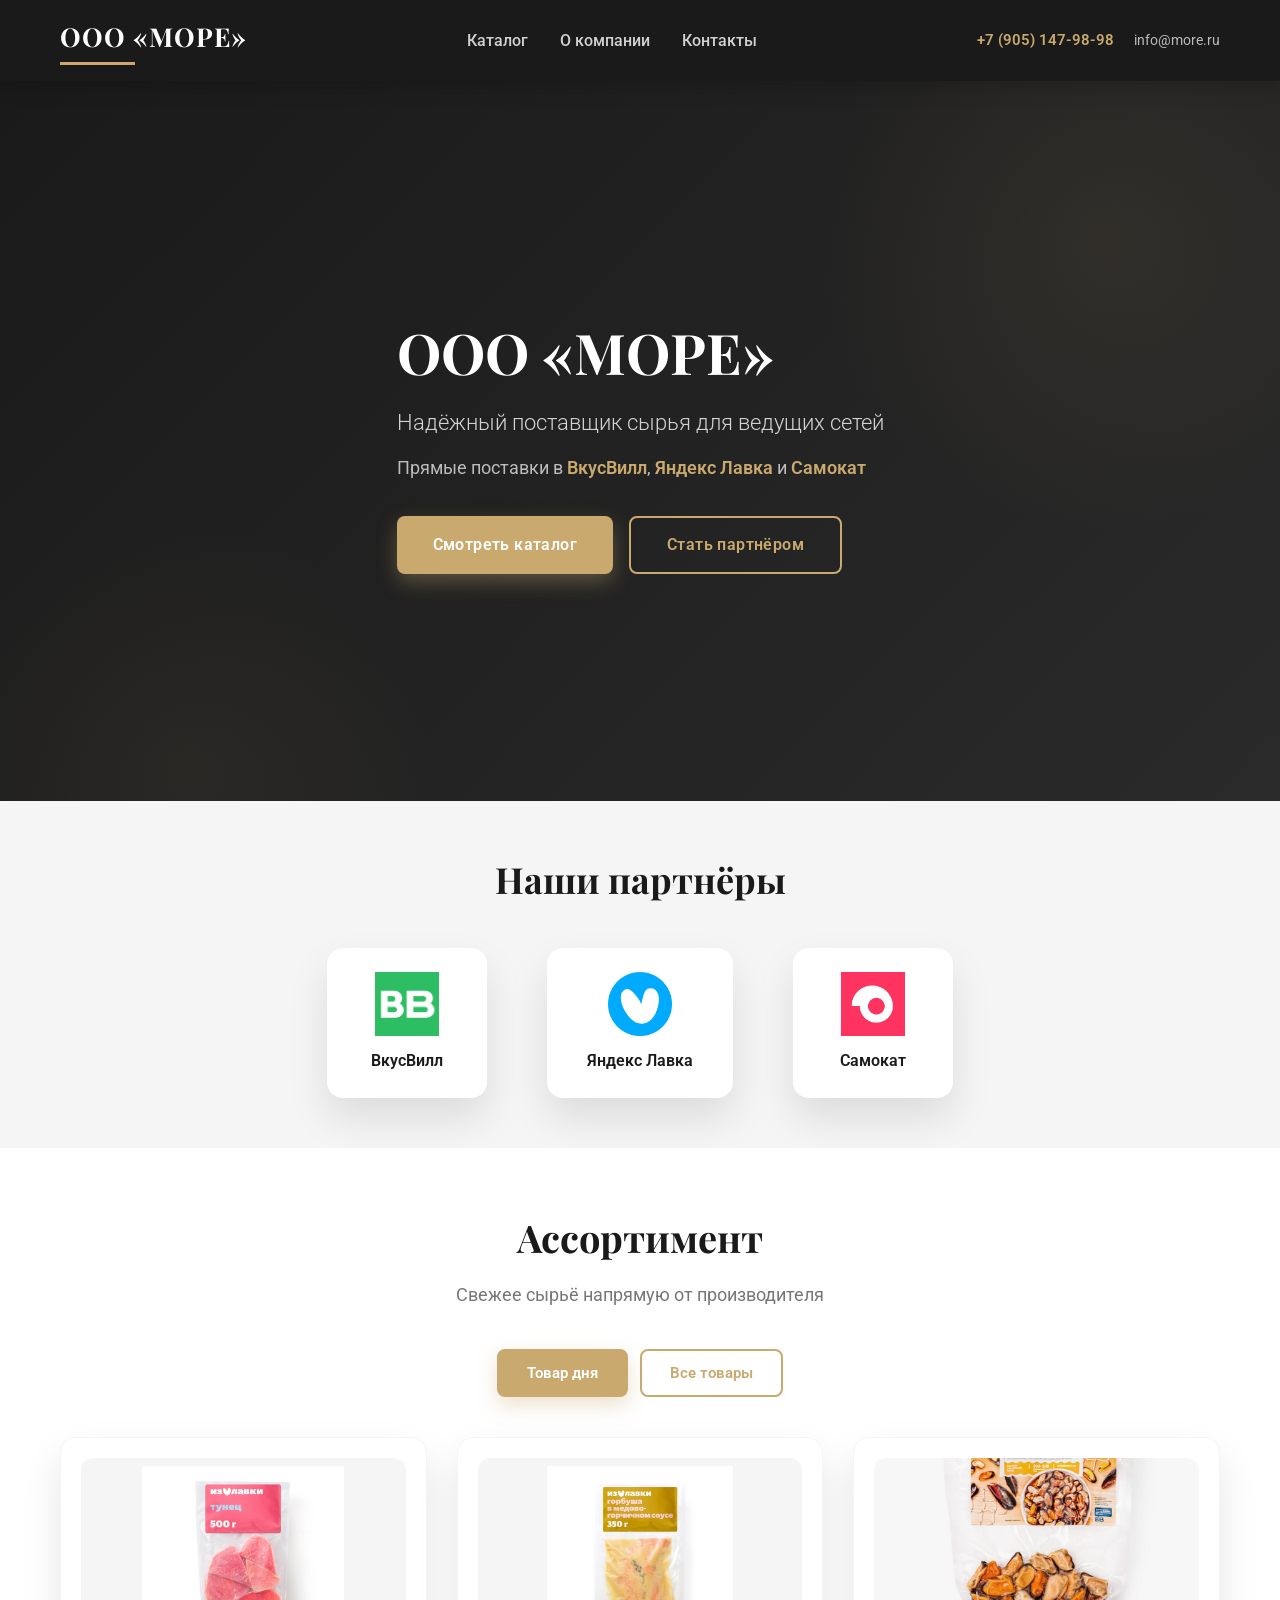
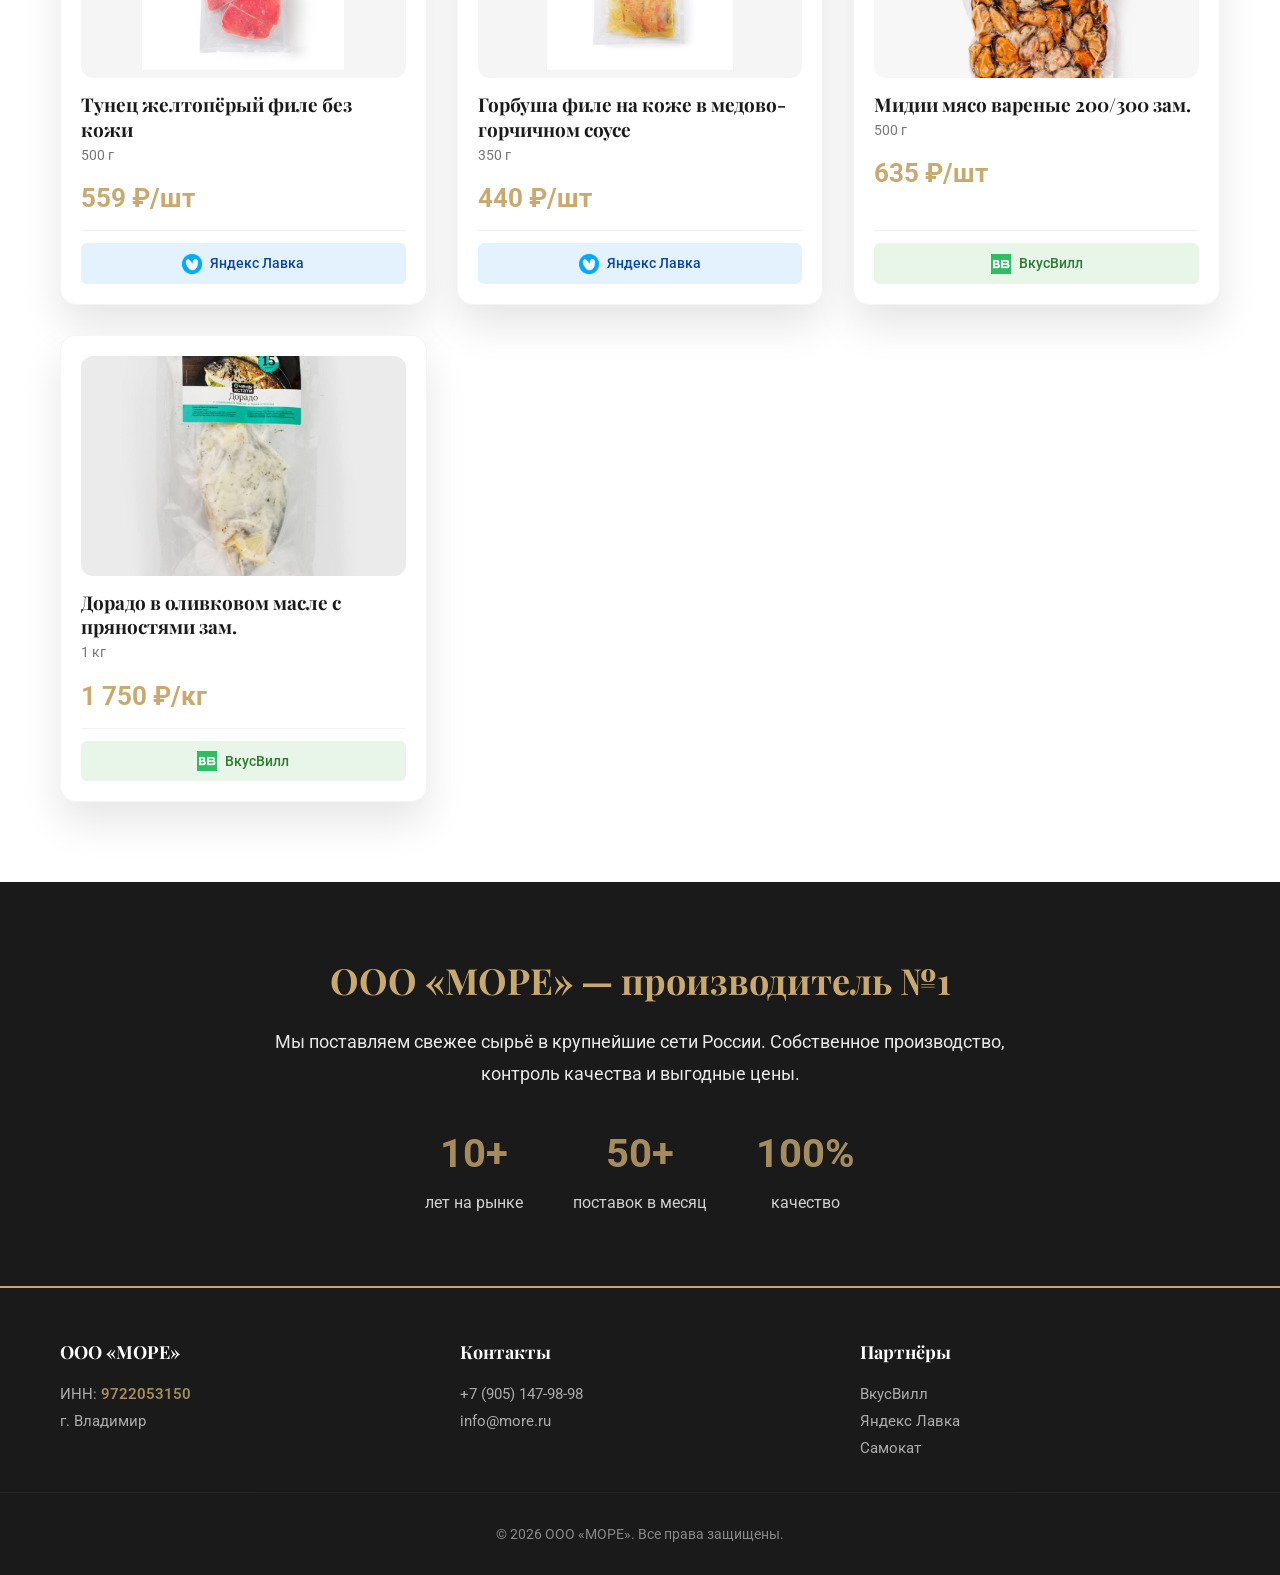
<file: index.html>
<!DOCTYPE html>
<html lang="ru">
<head>
    <meta charset="UTF-8" />
    <meta name="viewport" content="width=device-width, initial-scale=1.0" />
    <title>ООО МОРЕ — поставщик во ВкусВилл, Яндекс Лавка и Самокат</title>

    <link rel="preconnect" href="https://fonts.googleapis.com" />
    <link rel="preconnect" href="https://fonts.gstatic.com" crossorigin />
    <link href="https://fonts.googleapis.com/css2?family=Playfair+Display:wght@700&family=Roboto:wght@400;500;600;700&display=swap" rel="stylesheet" />

    <link rel="stylesheet" href="css/style.css" />
</head>
<body>

    <!-- ==========================================
    ШАПКА
    ========================================== -->
    <header class="header">
        <div class="container">
            <a href="index.html" class="logo">
                <span class="logo-text">ООО «МОРЕ»</span>
            </a>
            <nav class="nav">
                <a href="pages/catalog.html">Каталог</a>
                <a href="pages/about.html">О компании</a>
                <a href="pages/contacts.html">Контакты</a>
            </nav>
            <div class="header-contacts">
                <span class="phone">+7 (905) 147-98-98</span>
                <a href="mailto:info@more.ru" class="email">info@more.ru</a>
            </div>
        </div>
    </header>

    <!-- ==========================================
    ГЕРОЙ-БАННЕР
    ========================================== -->
    <section class="hero">
        <div class="container">
            <div class="hero-content">
                <h1>ООО &laquo;МОРЕ&raquo;</h1>
                <p class="subtitle">Надёжный поставщик сырья для ведущих сетей</p>
                <p class="description">
                    Прямые поставки в <strong>ВкусВилл</strong>, <strong>Яндекс Лавка</strong> и <strong>Самокат</strong>
                </p>
                <div class="hero-buttons">
                    <a href="pages/catalog.html" class="btn btn-primary">Смотреть каталог</a>
                    <a href="pages/contacts.html" class="btn btn-outline">Стать партнёром</a>
                </div>
            </div>
        </div>
    </section>

    <!-- ==========================================
    ПАРТНЁРЫ
    ========================================== -->
    <section class="partners">
        <div class="container">
            <h2>Наши партнёры</h2>
            <div class="partners-grid">
                <div class="partner-item">
                    <img src="images/icons/vkusvill.png" alt="ВкусВилл" class="partner-icon" />
                    <span>ВкусВилл</span>
                </div>
                <div class="partner-item">
                    <img src="images/icons/lavka.png" alt="Яндекс Лавка" class="partner-icon" />
                    <span>Яндекс Лавка</span>
                </div>
                <div class="partner-item">
                    <img src="images/icons/samokat.png" alt="Самокат" class="partner-icon" />
                    <span>Самокат</span>
                </div>
            </div>
        </div>
    </section>

    <!-- ==========================================
    КАТАЛОГ ТОВАРОВ (ГЛАВНАЯ)
    ========================================== -->
    <section class="catalog">
        <div class="container">
            <h2>Ассортимент</h2>
            <p class="catalog-subtitle">Свежее сырьё напрямую от производителя</p>

            <!-- Фильтры -->
            <div class="catalog-filters">
                <button class="filter-btn active" data-filter="day">Товар дня</button>
                <a href="pages/catalog.html" class="filter-btn catalog-link">Все товары</a>
            </div>

            <!-- Сетка товаров (заполняется из JS) -->
            <div class="products-grid" id="productsGrid"></div>
        </div>
    </section>

    <!-- ==========================================
    О КОМПАНИИ (КРАТКО)
    ========================================== -->
    <section class="about-short">
        <div class="container">
            <div class="about-short-content">
                <h2>ООО &laquo;МОРЕ&raquo; — производитель №1</h2>
                <p>
                    Мы поставляем свежее сырьё в крупнейшие сети России.
                    Собственное производство, контроль качества и выгодные цены.
                </p>
                <div class="about-stats">
                    <div>
                        <span>10+</span> лет на рынке
                    </div>
                    <div>
                        <span>50+</span> поставок в месяц
                    </div>
                    <div>
                        <span>100%</span> качество
                    </div>
                </div>
            </div>
        </div>
    </section>

    <!-- ==========================================
    ПОДВАЛ
    ========================================== -->
    <footer class="footer">
        <div class="footer-grid">
            <div>
                <h4>ООО &laquo;МОРЕ&raquo;</h4>
                <p>ИНН: <span class="gold">9722053150</span></p>
                <p>г. Владимир</p>
            </div>
            <div>
                <h4>Контакты</h4>
                <p>+7 (905) 147-98-98</p>
                <p>info@more.ru</p>
            </div>
            <div>
                <h4>Партнёры</h4>
                <p>ВкусВилл</p>
                <p>Яндекс Лавка</p>
                <p>Самокат</p>
            </div>
        </div>
        <div class="footer-bottom">
            <p>&copy; 2026 ООО &laquo;МОРЕ&raquo;. Все права защищены.</p>
        </div>
    </footer>

    <script src="js/main.js"></script>
</body>
</html>
</file>
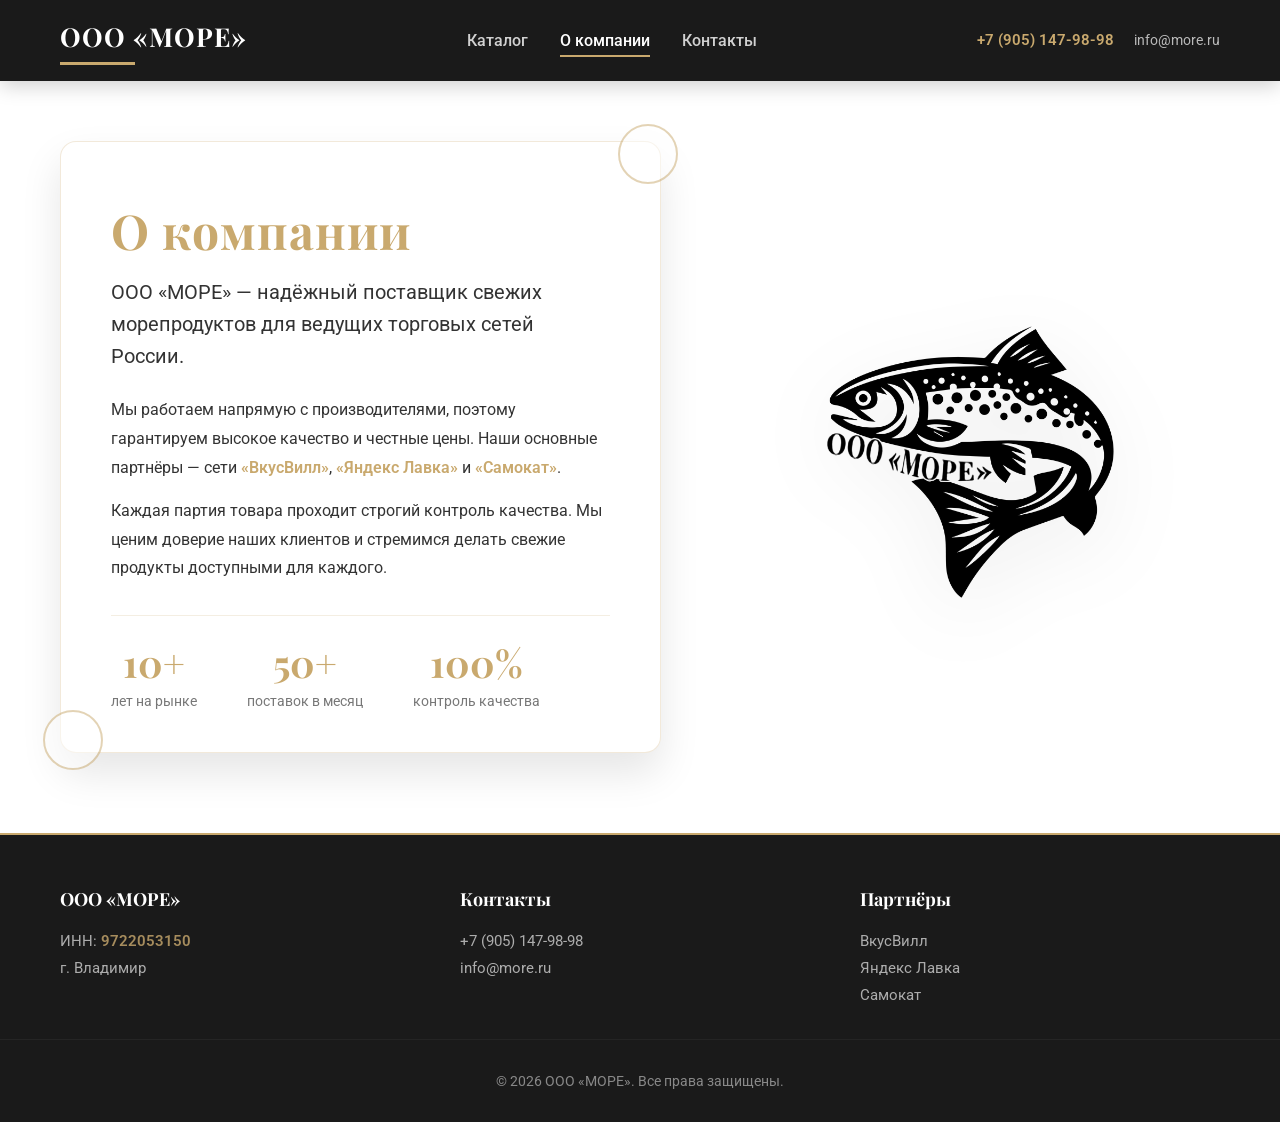
<file: pages/about.html>
<!DOCTYPE html>
<html lang="ru">
<head>
    <meta charset="UTF-8">
    <meta name="viewport" content="width=device-width, initial-scale=1.0">
    <title>О компании — ООО МОРЕ</title>

    <link rel="preconnect" href="https://fonts.googleapis.com" />
    <link rel="preconnect" href="https://fonts.gstatic.com" crossorigin />
    <link href="https://fonts.googleapis.com/css2?family=Playfair+Display:wght@700&family=Roboto:wght@400;500;600;700&display=swap" rel="stylesheet" />

    <link rel="stylesheet" href="../css/style.css" />
</head>
<body>

    <!-- ==========================================
    ШАПКА
    ========================================== -->
    <header class="header">
        <div class="container">
            <a href="../index.html" class="logo">
                <span class="logo-text">ООО «МОРЕ»</span>
            </a>
            <nav class="nav">
                <a href="catalog.html">Каталог</a>
                <a href="about.html" class="active">О компании</a>
                <a href="contacts.html">Контакты</a>
            </nav>
            <div class="header-contacts">
                <span class="phone">+7 (905) 147-98-98</span>
                <a href="mailto:info@more.ru" class="email">info@more.ru</a>
            </div>
        </div>
    </header>

    <!-- ==========================================
    СТРАНИЦА "О КОМПАНИИ"
    ========================================== -->
    <section class="about-page">
        <div class="container">

            <div class="about-content">
                <h1>О компании</h1>
                <p class="about-subtitle">
                    ООО «МОРЕ» — надёжный поставщик свежих морепродуктов
                    для ведущих торговых сетей России.
                </p>

                <div class="about-text">
                    <p>
                        Мы работаем напрямую с производителями, поэтому гарантируем
                        высокое качество и честные цены. Наши основные партнёры —
                        сети <strong>«ВкусВилл»</strong>, <strong>«Яндекс Лавка»</strong> и <strong>«Самокат»</strong>.
                    </p>
                    <p>
                        Каждая партия товара проходит строгий контроль качества.
                        Мы ценим доверие наших клиентов и стремимся делать
                        свежие продукты доступными для каждого.
                    </p>
                </div>

                <div class="about-facts">
                    <div class="fact-item">
                        <span class="fact-number">10+</span>
                        <span class="fact-label">лет на рынке</span>
                    </div>
                    <div class="fact-item">
                        <span class="fact-number">50+</span>
                        <span class="fact-label">поставок в месяц</span>
                    </div>
                    <div class="fact-item">
                        <span class="fact-number">100%</span>
                        <span class="fact-label">контроль качества</span>
                    </div>
                </div>
            </div>

            <div class="about-image">
                <img src="../images/about/hero-fish.png" alt="Морепродукты" class="float-image" />
            </div>

        </div>
    </section>

    <!-- ==========================================
    ПОДВАЛ
    ========================================== -->
    <footer class="footer">
        <div class="footer-grid">
            <div>
                <h4>ООО «МОРЕ»</h4>
                <p>ИНН: <span class="gold">9722053150</span></p>
                <p>г. Владимир</p>
            </div>
            <div>
                <h4>Контакты</h4>
                <p>+7 (905) 147-98-98</p>
                <p>info@more.ru</p>
            </div>
            <div>
                <h4>Партнёры</h4>
                <p>ВкусВилл</p>
                <p>Яндекс Лавка</p>
                <p>Самокат</p>
            </div>
        </div>
        <div class="footer-bottom">
            <p>&copy; 2026 ООО «МОРЕ». Все права защищены.</p>
        </div>
    </footer>

    <script src="../js/about.js"></script>
</body>
</html>
</file>
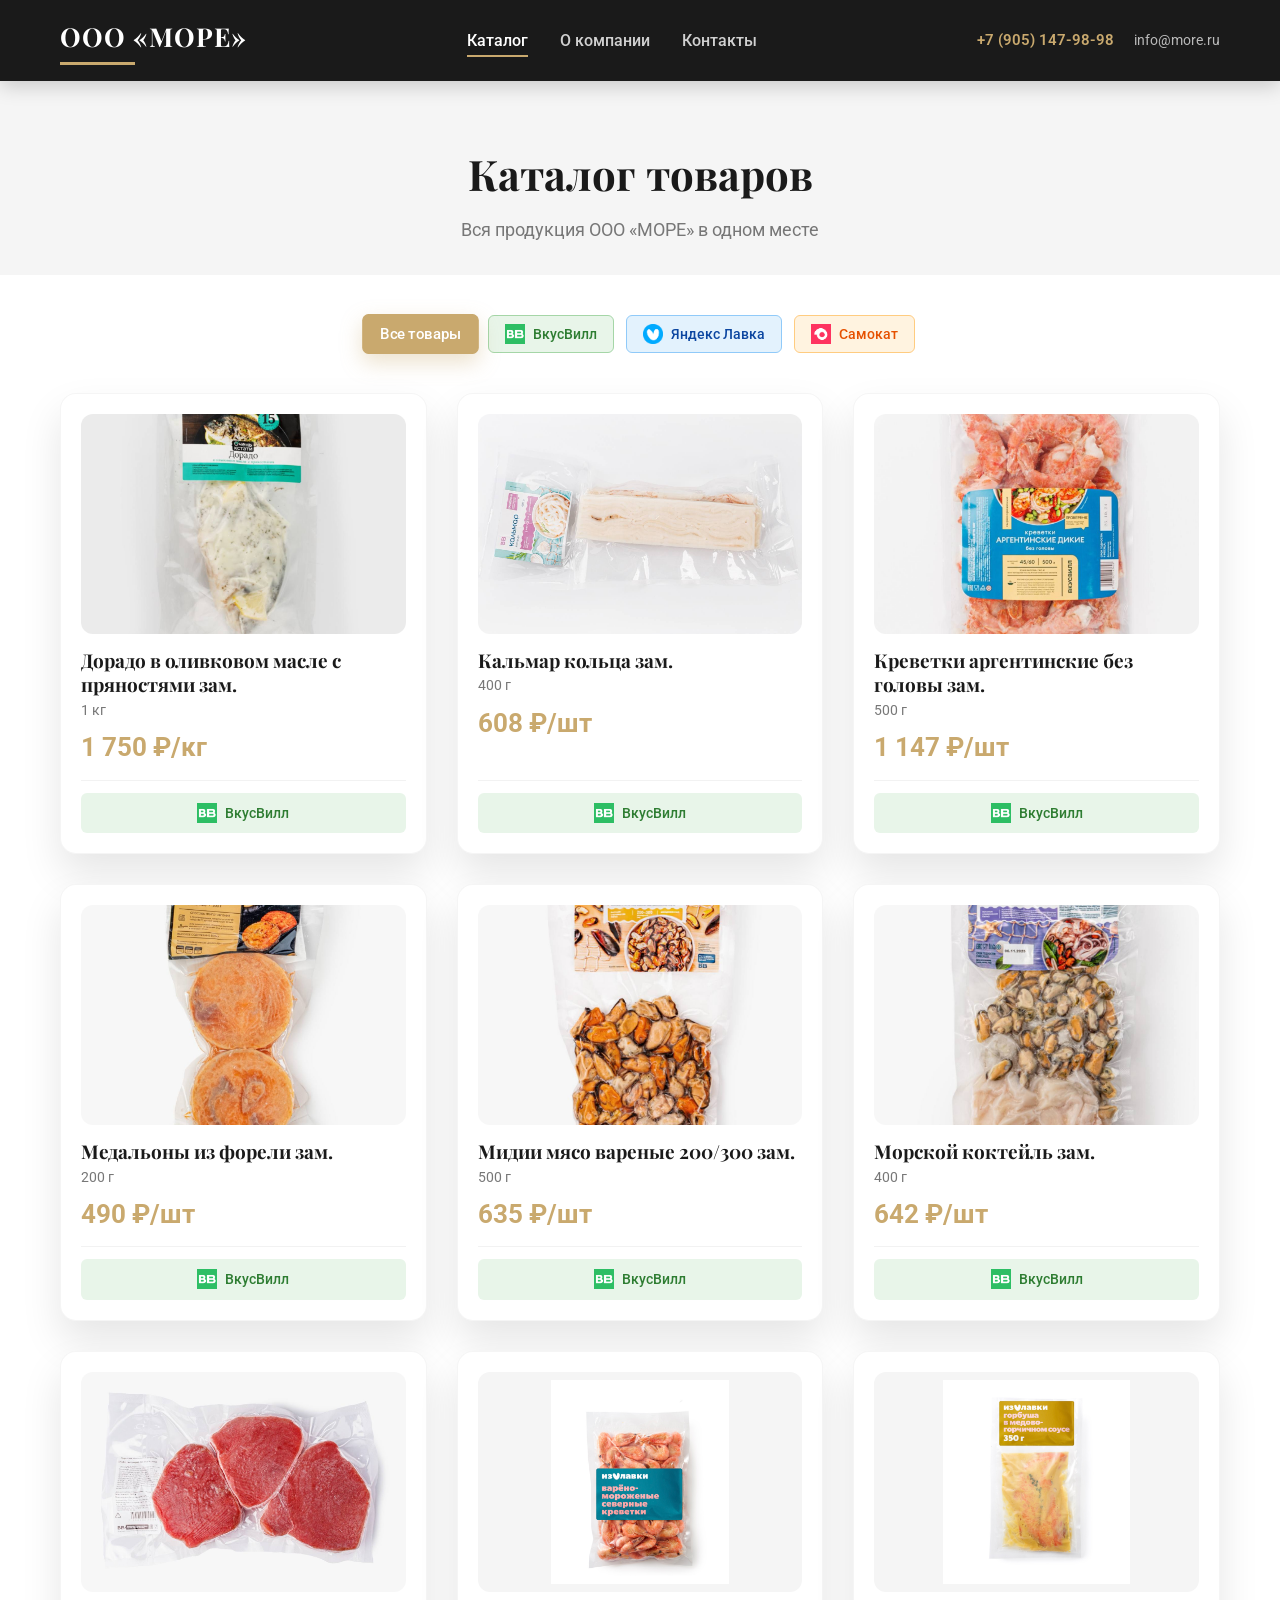
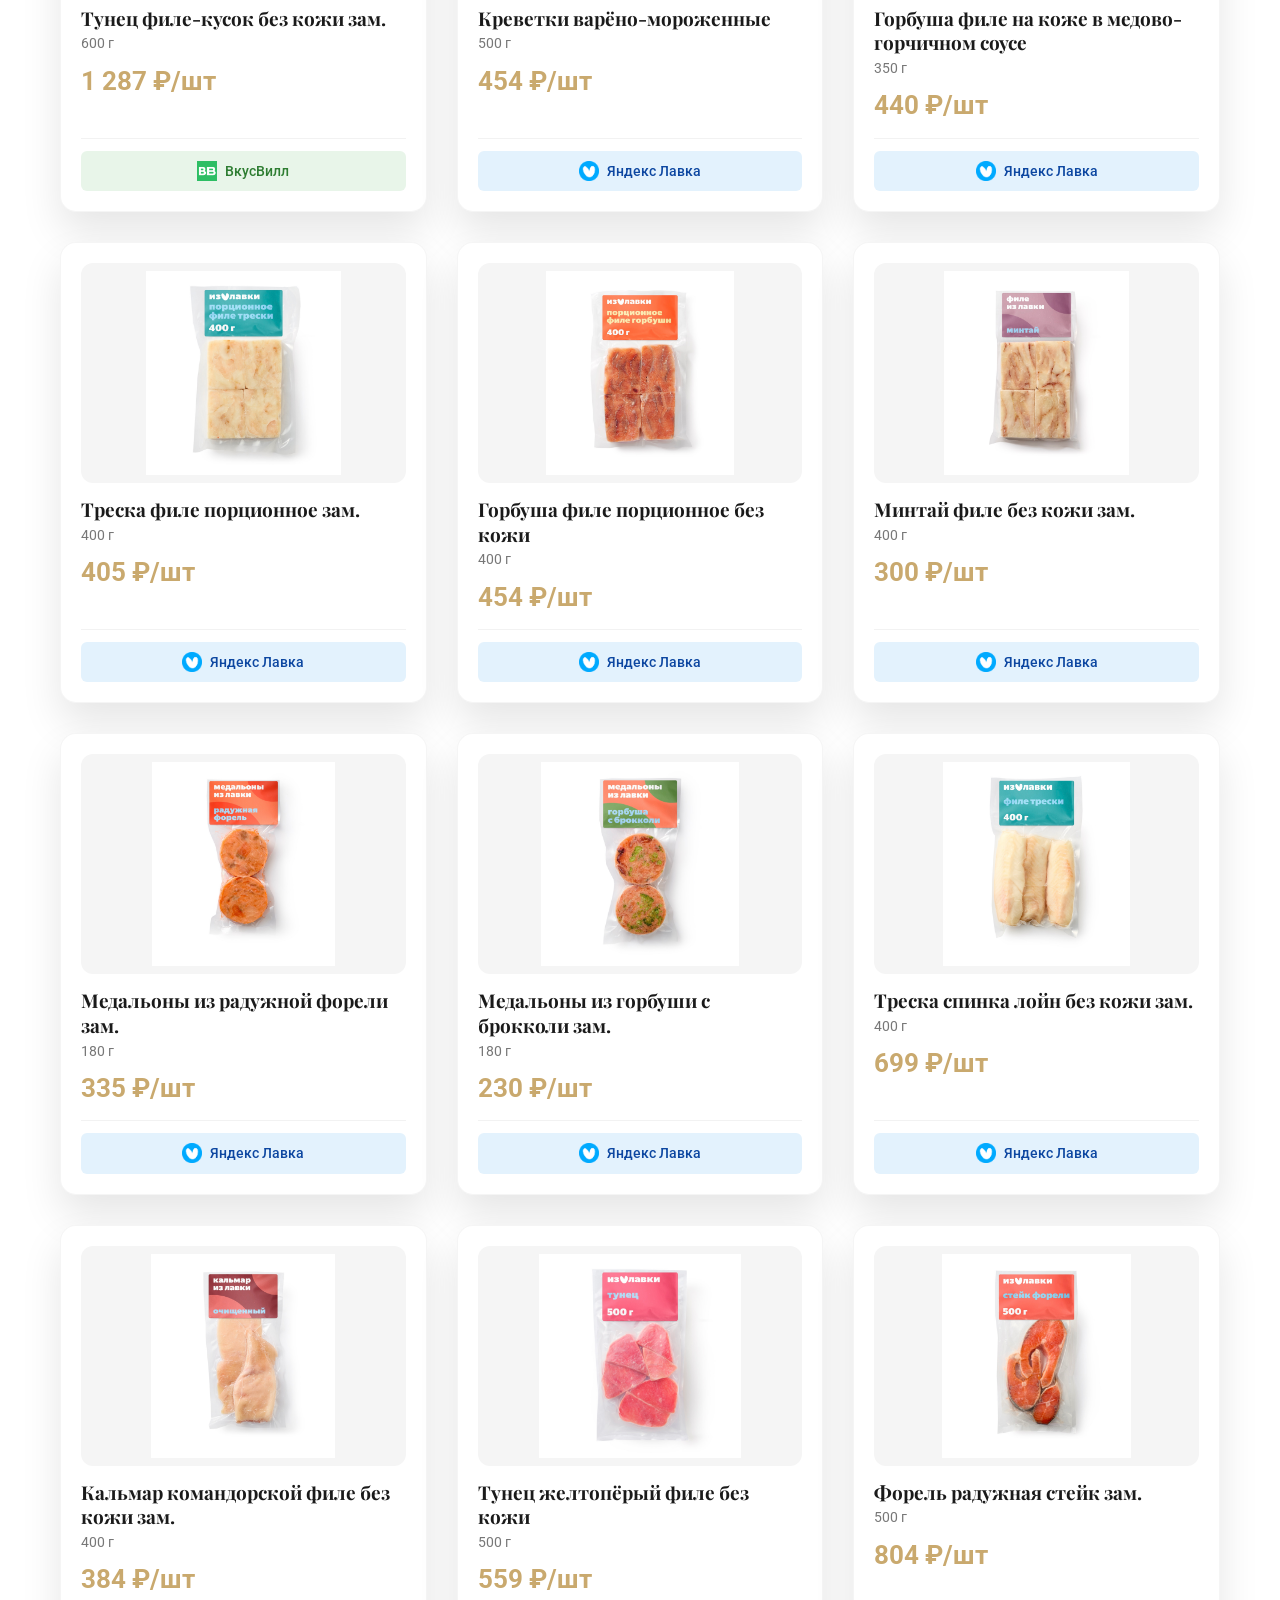
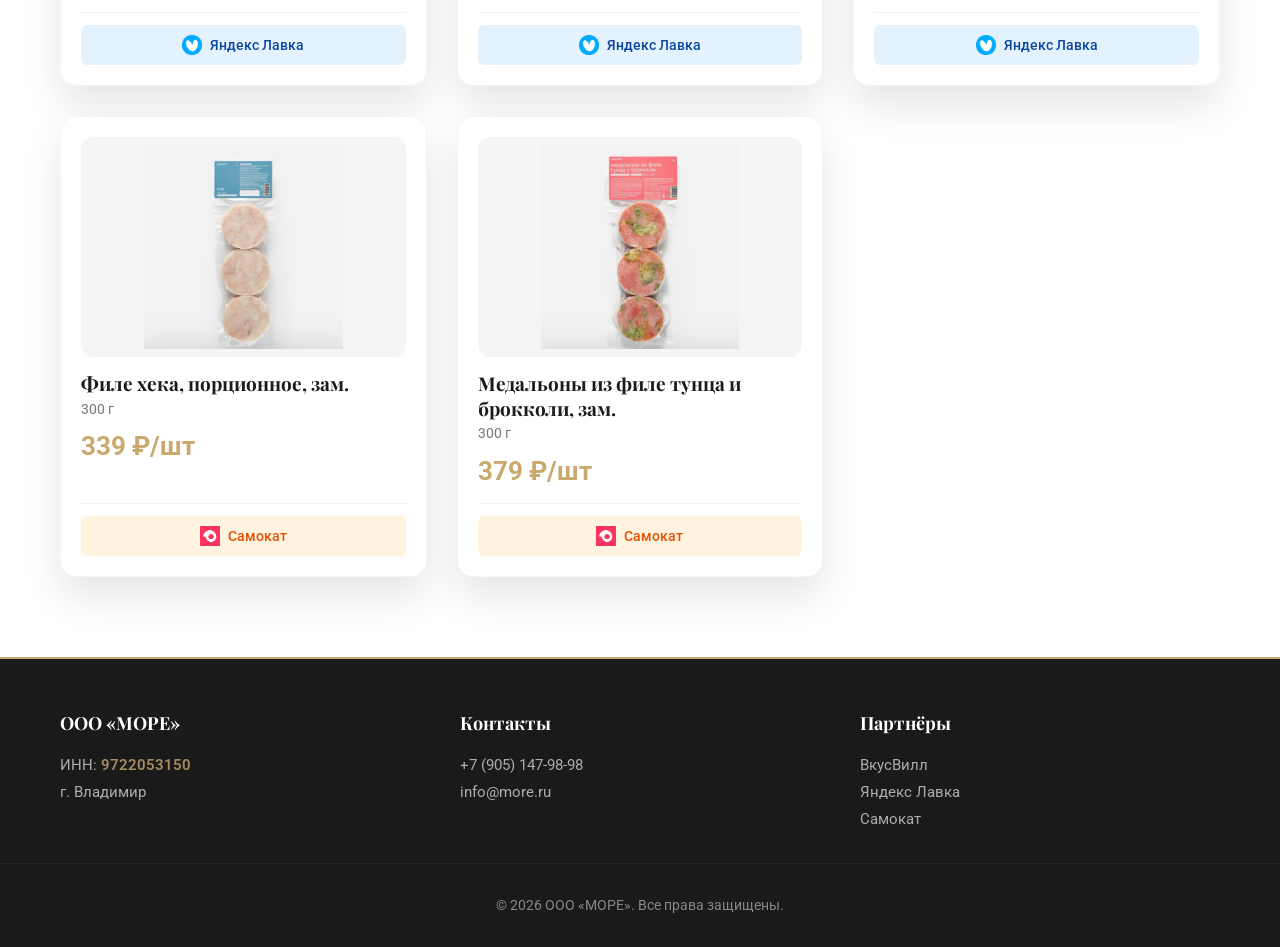
<file: pages/catalog.html>
<!DOCTYPE html>
<html lang="ru">
<head>
    <meta charset="UTF-8">
    <meta name="viewport" content="width=device-width, initial-scale=1.0">
    <title>Каталог — ООО МОРЕ</title>

    <link rel="preconnect" href="https://fonts.googleapis.com" />
    <link rel="preconnect" href="https://fonts.gstatic.com" crossorigin />
    <link href="https://fonts.googleapis.com/css2?family=Playfair+Display:wght@700&family=Roboto:wght@400;500;600;700&display=swap" rel="stylesheet" />

    <link rel="stylesheet" href="../css/style.css" />
</head>
<body>

    <!-- ==========================================
    ШАПКА
    ========================================== -->
    <header class="header">
        <div class="container">
            <a href="../index.html" class="logo">
                <span class="logo-text">ООО «МОРЕ»</span>
            </a>
            <nav class="nav">
                <a href="catalog.html" class="active">Каталог</a>
                <a href="about.html">О компании</a>
                <a href="contacts.html">Контакты</a>
            </nav>
            <div class="header-contacts">
                <span class="phone">+7 (905) 147-98-98</span>
                <a href="mailto:info@more.ru" class="email">info@more.ru</a>
            </div>
        </div>
    </header>

    <!-- ==========================================
    ЗАГОЛОВОК КАТАЛОГА
    ========================================== -->
    <section class="catalog-header">
        <div class="container">
            <h1>Каталог товаров</h1>
            <p>Вся продукция ООО «МОРЕ» в одном месте</p>
        </div>
    </section>

    <!-- ==========================================
    КАТАЛОГ С ФИЛЬТРАМИ
    ========================================== -->
    <section class="catalog-page">
        <div class="container">

            <!-- Фильтры -->
            <div class="catalog-filters">
                <button class="filter-btn active" data-filter="all">Все товары</button>
                <button class="filter-btn" data-filter="vkusvill">
                    <img src="../images/icons/vkusvill.png" alt="ВкусВилл" /> ВкусВилл
                </button>
                <button class="filter-btn" data-filter="lavka">
                    <img src="../images/icons/lavka.png" alt="Яндекс Лавка" /> Яндекс Лавка
                </button>
                <button class="filter-btn" data-filter="samokat">
                    <img src="../images/icons/samokat.png" alt="Самокат" /> Самокат
                </button>
            </div>

            <!-- Сетка товаров -->
            <div class="products-grid" id="catalogGrid"></div>

        </div>
    </section>

    <!-- ==========================================
    ПОДВАЛ
    ========================================== -->
    <footer class="footer">
        <div class="footer-grid">
            <div>
                <h4>ООО «МОРЕ»</h4>
                <p>ИНН: <span class="gold">9722053150</span></p>
                <p>г. Владимир</p>
            </div>
            <div>
                <h4>Контакты</h4>
                <p>+7 (905) 147-98-98</p>
                <p>info@more.ru</p>
            </div>
            <div>
                <h4>Партнёры</h4>
                <p>ВкусВилл</p>
                <p>Яндекс Лавка</p>
                <p>Самокат</p>
            </div>
        </div>
        <div class="footer-bottom">
            <p>&copy; 2026 ООО «МОРЕ». Все права защищены.</p>
        </div>
    </footer>

    <script src="../js/catalog.js"></script>
</body>
</html>
</file>
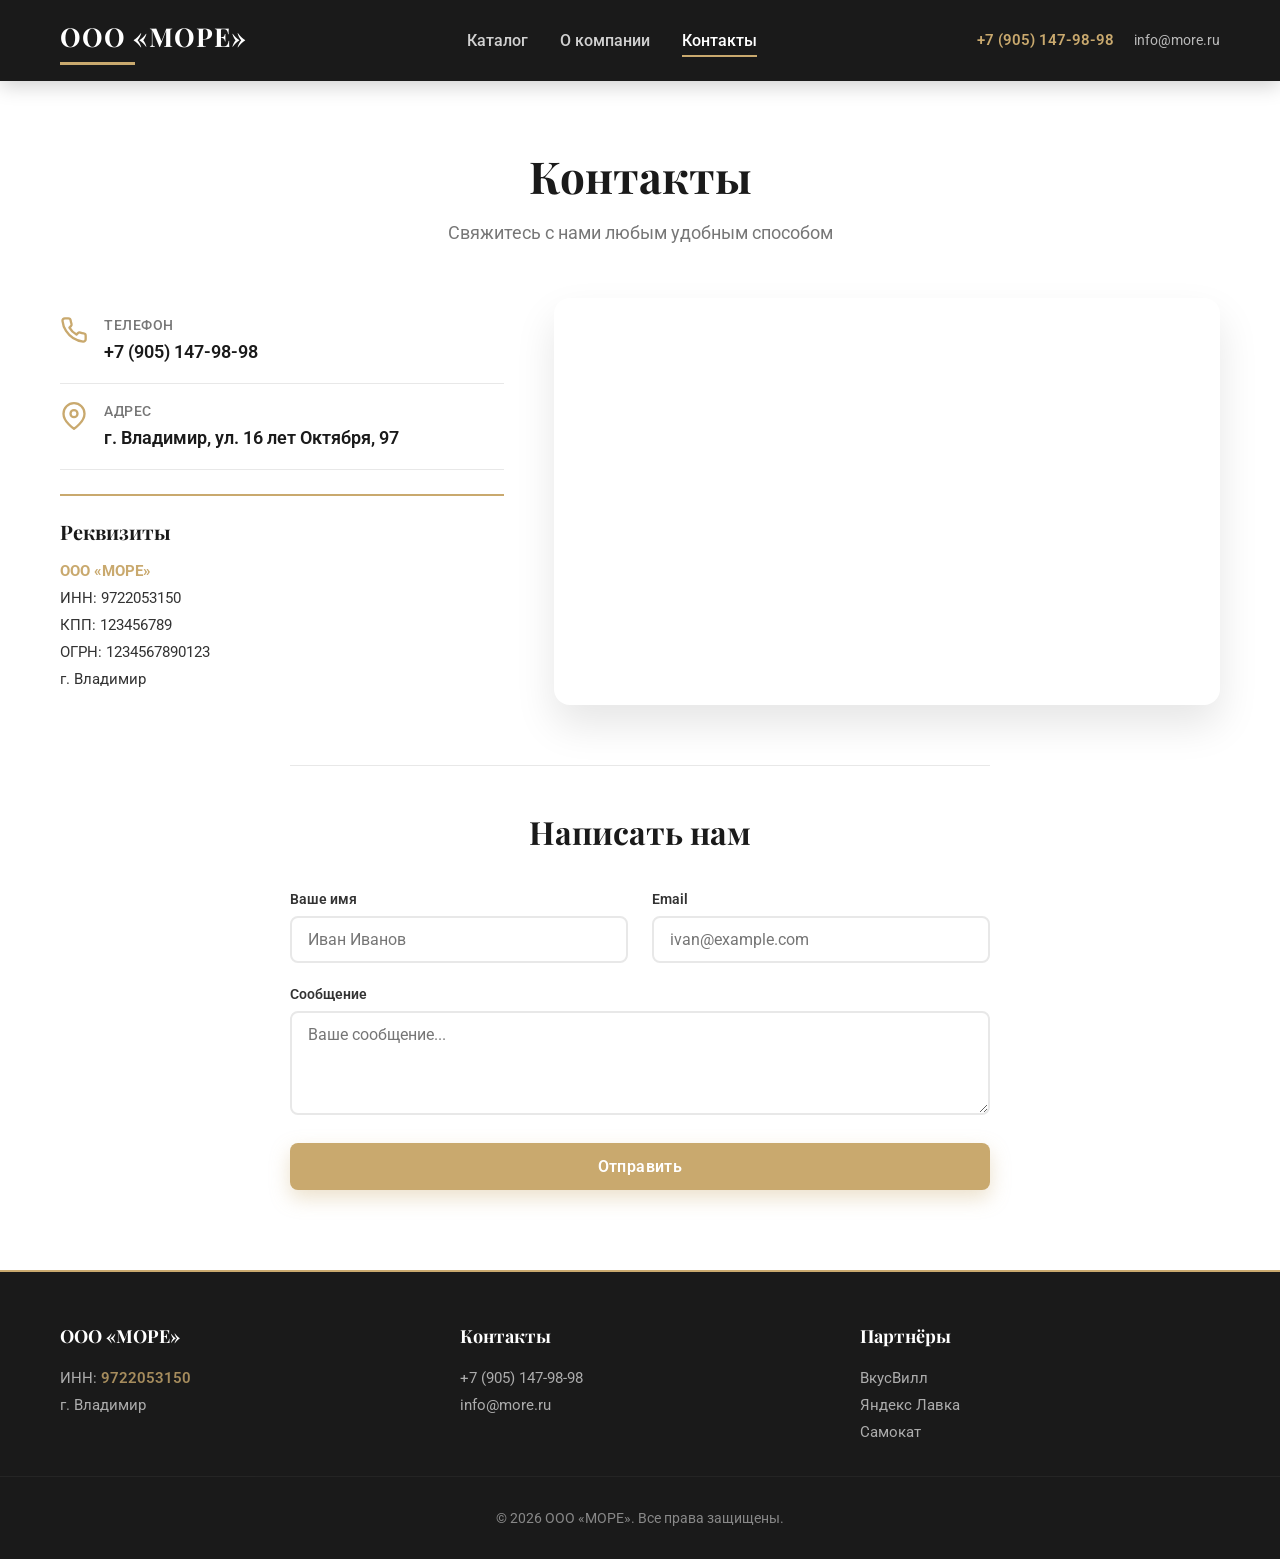
<file: pages/contacts.html>
<!DOCTYPE html>
<html lang="ru">
<head>
    <meta charset="UTF-8">
    <meta name="viewport" content="width=device-width, initial-scale=1.0">
    <title>Контакты — ООО МОРЕ</title>

    <link rel="preconnect" href="https://fonts.googleapis.com" />
    <link rel="preconnect" href="https://fonts.gstatic.com" crossorigin />
    <link href="https://fonts.googleapis.com/css2?family=Playfair+Display:wght@700&family=Roboto:wght@400;500;600;700&display=swap" rel="stylesheet" />

    <link rel="stylesheet" href="../css/style.css" />
</head>
<body>

    <!-- ==========================================
    ШАПКА
    ========================================== -->
    <header class="header">
        <div class="container">
            <a href="../index.html" class="logo">
                <span class="logo-text">ООО «МОРЕ»</span>
            </a>
            <nav class="nav">
                <a href="catalog.html">Каталог</a>
                <a href="about.html">О компании</a>
                <a href="contacts.html" class="active">Контакты</a>
            </nav>
            <div class="header-contacts">
                <span class="phone">+7 (905) 147-98-98</span>
                <a href="mailto:info@more.ru" class="email">info@more.ru</a>
            </div>
        </div>
    </header>

    <!-- ==========================================
    СТРАНИЦА "КОНТАКТЫ"
    ========================================== -->
    <section class="contacts-page">
        <div class="container">

            <div class="contacts-header">
                <h1>Контакты</h1>
                <p>Свяжитесь с нами любым удобным способом</p>
            </div>

            <div class="contacts-wrapper">

                <!-- ЛЕВАЯ КОЛОНКА: ИНФОРМАЦИЯ -->
                <div class="contacts-info">
                    <div class="contact-item">
                        <div class="contact-icon">
                            <svg width="28" height="28" viewBox="0 0 24 24" fill="none" stroke="var(--color-gold)" stroke-width="2" stroke-linecap="round" stroke-linejoin="round">
                                <path d="M22 16.92v3a2 2 0 0 1-2.18 2 19.79 19.79 0 0 1-8.63-3.07 19.5 19.5 0 0 1-6-6 19.79 19.79 0 0 1-3.07-8.67A2 2 0 0 1 4.11 2h3a2 2 0 0 1 2 1.72 12.84 12.84 0 0 0 .7 2.81 2 2 0 0 1-.45 2.11L8.09 9.91a16 16 0 0 0 6 6l1.27-1.27a2 2 0 0 1 2.11-.45 12.84 12.84 0 0 0 2.81.7A2 2 0 0 1 22 16.92z"/>
                            </svg>
                        </div>
                        <div>
                            <h4>Телефон</h4>
                            <a href="tel:+79051479898" class="contact-value">+7 (905) 147-98-98</a>
                        </div>
                    </div>

                    <div class="contact-item">
                        <div class="contact-icon">
                            <svg width="28" height="28" viewBox="0 0 24 24" fill="none" stroke="var(--color-gold)" stroke-width="2" stroke-linecap="round" stroke-linejoin="round">
                                <path d="M21 10c0 7-9 13-9 13s-9-6-9-13a9 9 0 0 1 18 0z"/>
                                <circle cx="12" cy="10" r="3"/>
                            </svg>
                        </div>
                        <div>
                            <h4>Адрес</h4>
                            <span class="contact-value">г. Владимир, ул. 16 лет Октября, 97</span>
                        </div>
                    </div>

                    <div class="contacts-rekvizity">
                        <h4>Реквизиты</h4>
                        <p><strong>ООО «МОРЕ»</strong></p>
                        <p>ИНН: 9722053150</p>
                        <p>КПП: 123456789</p>
                        <p>ОГРН: 1234567890123</p>
                        <p>г. Владимир</p>
                    </div>
                </div>

                <!-- ПРАВАЯ КОЛОНКА: КАРТА -->
                <div class="contacts-map">
                    <iframe
                        src="https://yandex.ru/map-widget/v1/?ll=40.421457%2C56.162085&z=17&pt=40.421457%2C56.162085"
                        width="100%"
                        height="400"
                        frameborder="0"
                        allowfullscreen="true"
                        style="border-radius: 16px; box-shadow: 0 20px 40px rgba(0,0,0,0.1); border: none;"
                    ></iframe>
                </div>

            </div>

            <!-- ФОРМА ОБРАТНОЙ СВЯЗИ (работает через Formspree) -->
            <div class="contacts-form-wrapper">
                <h2>Написать нам</h2>
                <form class="contacts-form" action="https://formspree.io/f/mgojaqdw" method="POST">
                    <input type="hidden" name="_next" value="https://cinebun.github.io/moresite/pages/contacts.html?success=true" />
                    <div class="form-row">
                        <div class="form-group">
                            <label for="name">Ваше имя</label>
                            <input type="text" id="name" name="name" placeholder="Иван Иванов" required />
                        </div>
                        <div class="form-group">
                            <label for="email">Email</label>
                            <input type="email" id="email" name="email" placeholder="ivan@example.com" required />
                        </div>
                    </div>
                    <div class="form-group">
                        <label for="message">Сообщение</label>
                        <textarea id="message" name="message" rows="4" placeholder="Ваше сообщение..." required></textarea>
                    </div>
                    <button type="submit" class="btn btn-primary">Отправить</button>
                </form>
            </div>

        </div>
    </section>

    <!-- ==========================================
    ПОДВАЛ
    ========================================== -->
    <footer class="footer">
        <div class="footer-grid">
            <div>
                <h4>ООО «МОРЕ»</h4>
                <p>ИНН: <span class="gold">9722053150</span></p>
                <p>г. Владимир</p>
            </div>
            <div>
                <h4>Контакты</h4>
                <p>+7 (905) 147-98-98</p>
                <p>info@more.ru</p>
            </div>
            <div>
                <h4>Партнёры</h4>
                <p>ВкусВилл</p>
                <p>Яндекс Лавка</p>
                <p>Самокат</p>
            </div>
        </div>
        <div class="footer-bottom">
            <p>&copy; 2026 ООО «МОРЕ». Все права защищены.</p>
        </div>
    </footer>

    <script src="../js/contacts.js"></script>
</body>
</html>
</file>
<file: css/style.css>
/* 1. Базовые стили */
@import 'base/variables.css';
@import 'base/reset.css';

/* 2. Компоненты */
@import 'components/buttons.css';
@import 'components/cards.css';
@import 'components/header.css';
@import 'components/footer.css';

/* 3. Стили страниц */
@import 'pages/home.css';
@import 'pages/catalog.css';
@import 'pages/about.css';
@import 'pages/contacts.css';
</file>
